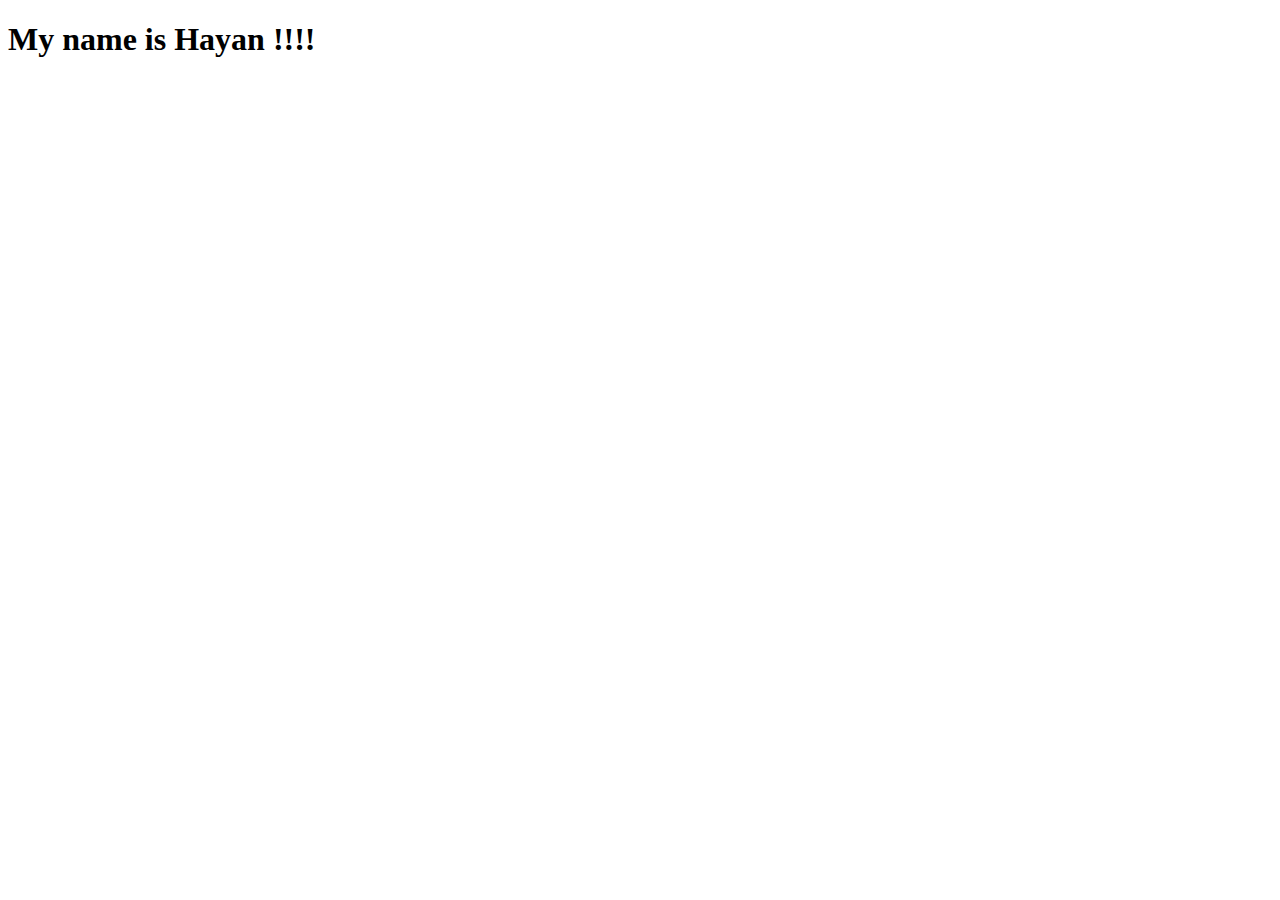
<file: index.html>
<!DOCTYPE html>
<html lang="en">
<head>
    <meta charset="UTF-8">
    <meta http-equiv="X-UA-Compatible" content="IE=edge">
    <meta name="viewport" content="width=device-width, initial-scale=1.0">
    <title>Document</title>
</head>
<body>
    <h1>My name is Hayan !!!!</h1>
    
</body>
</html>
</file>
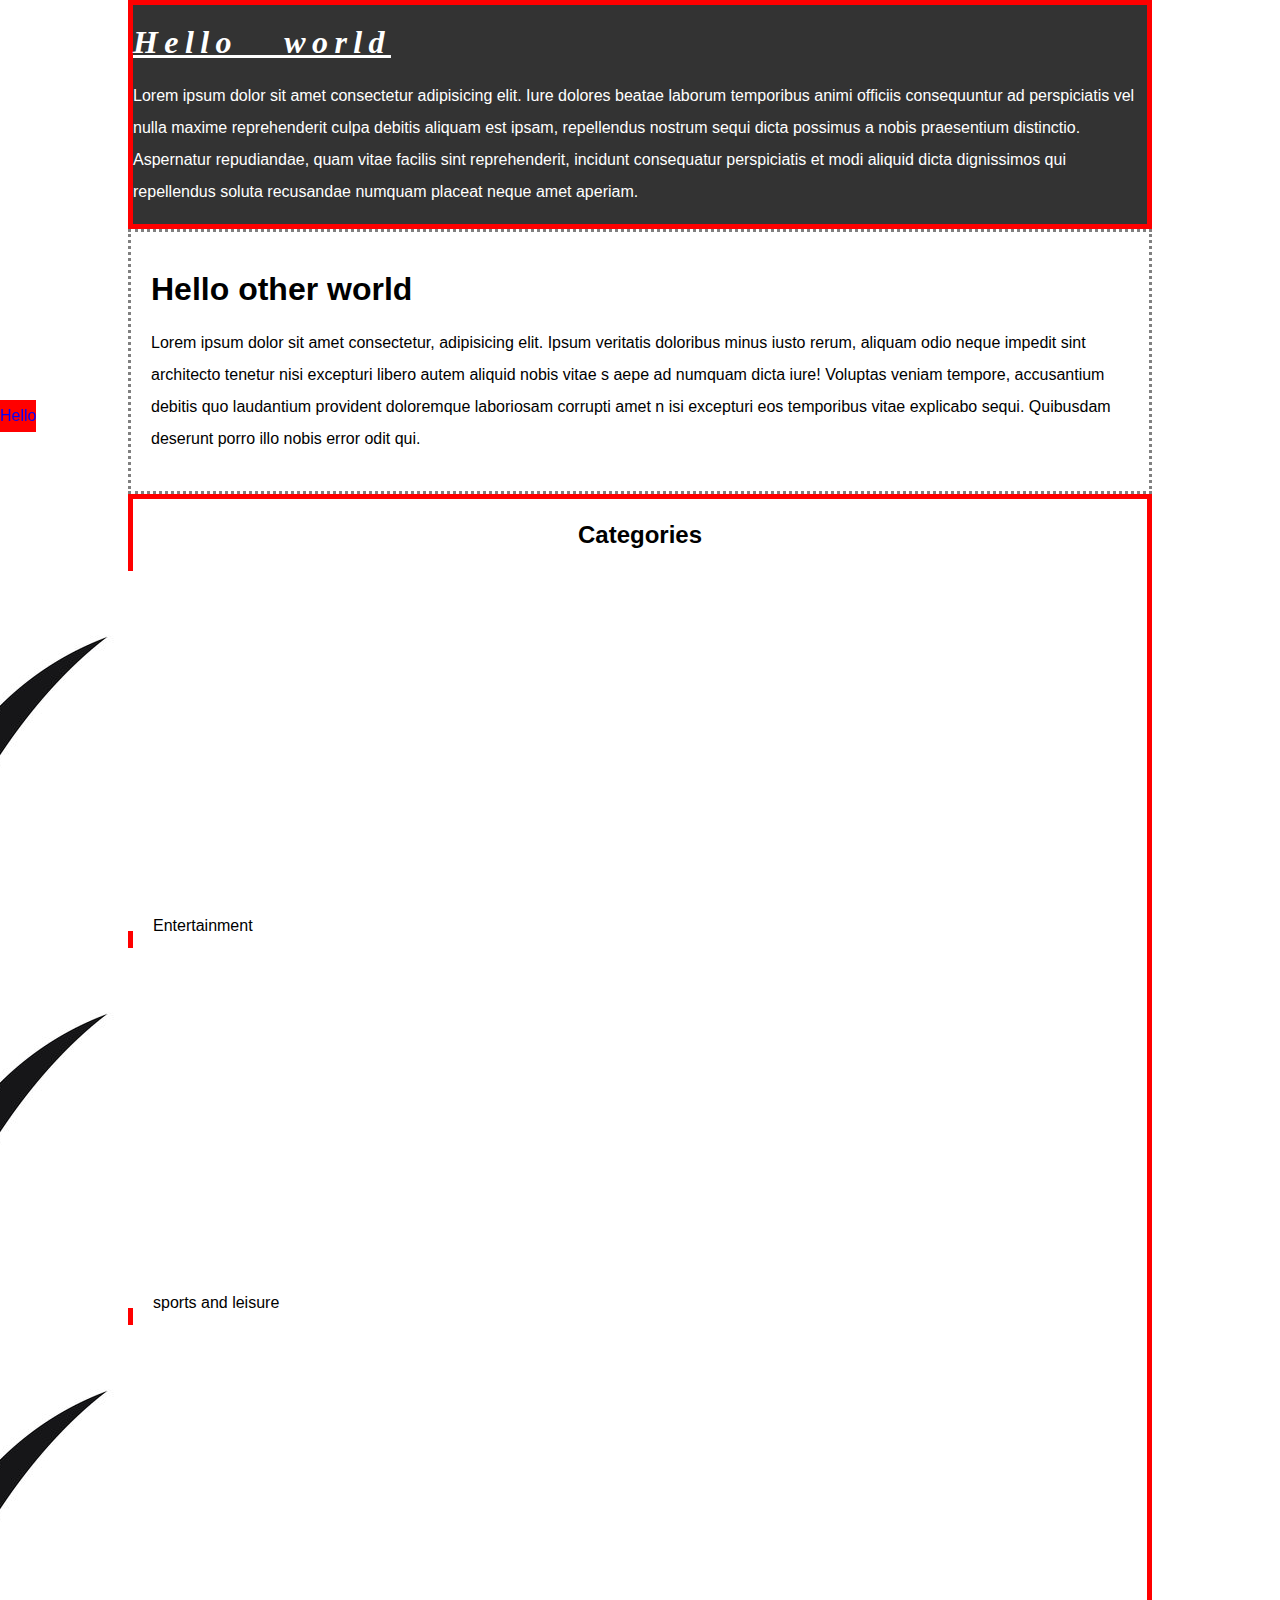
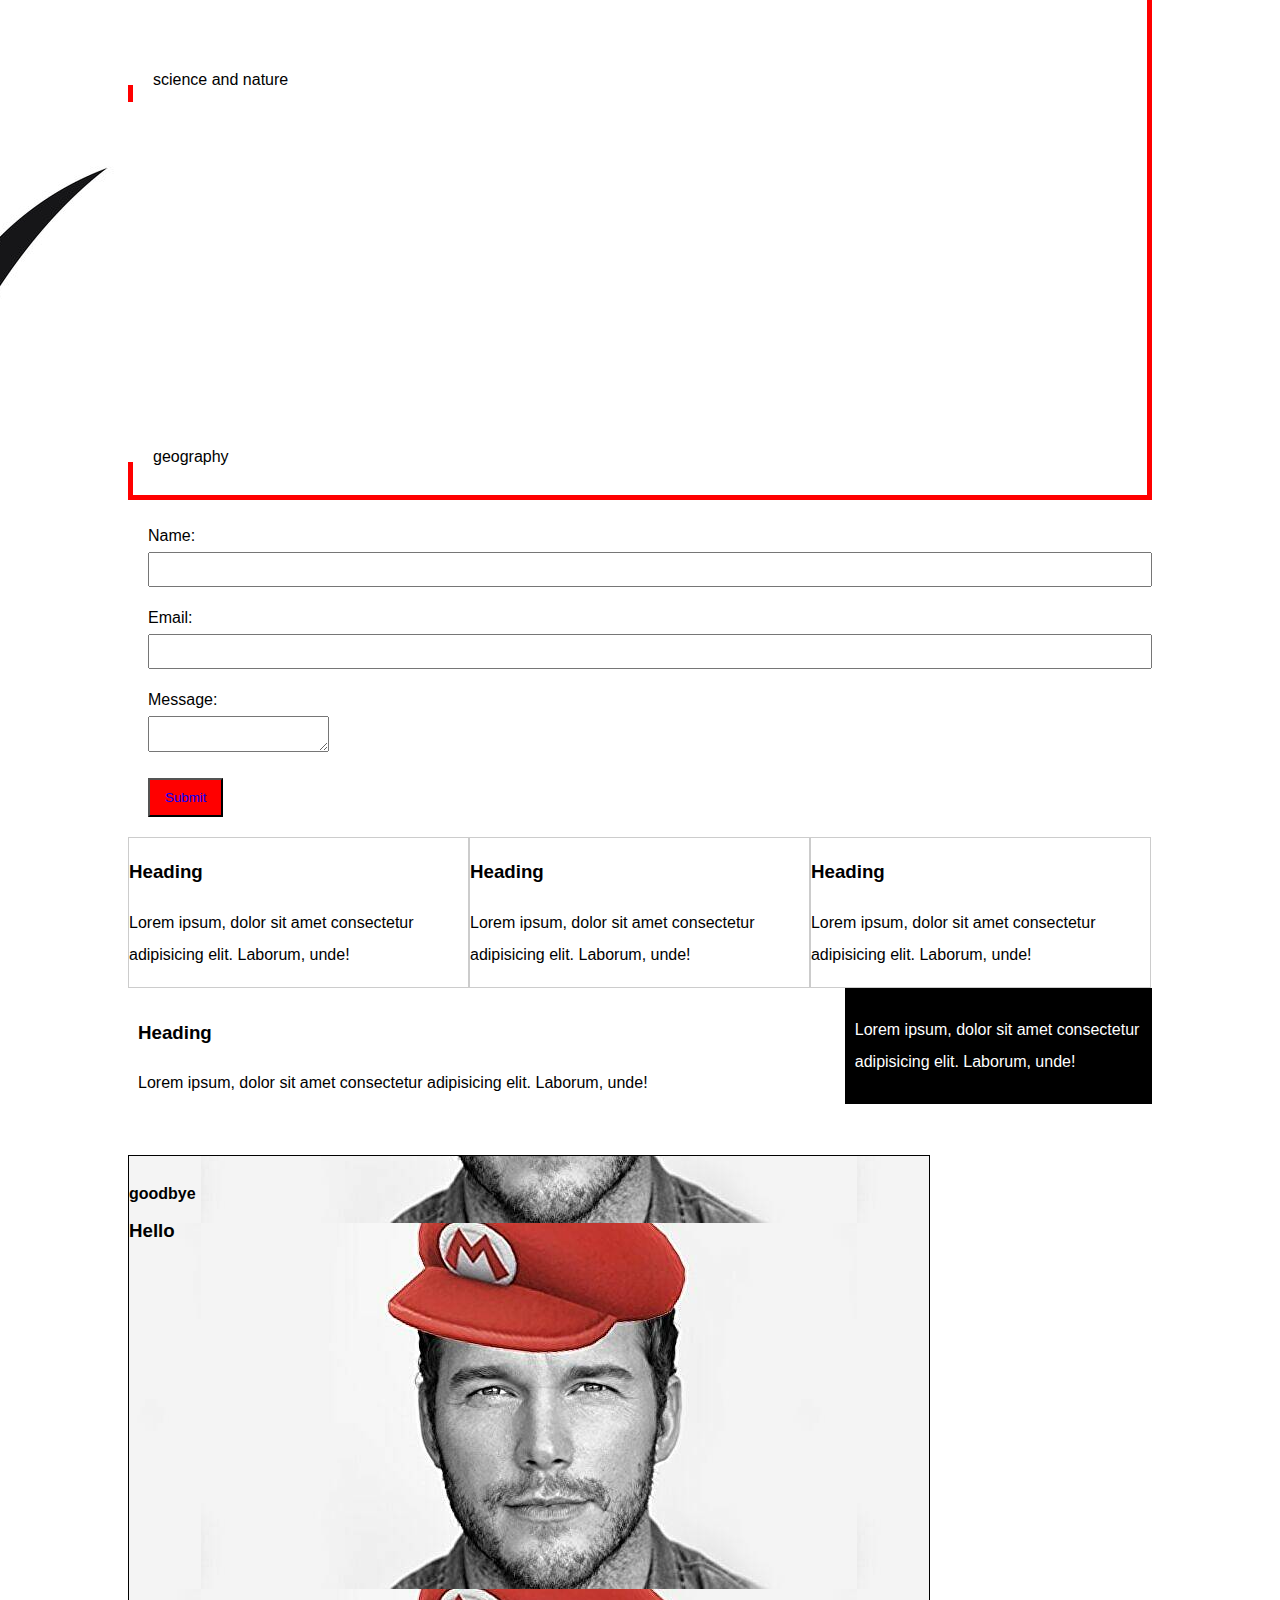
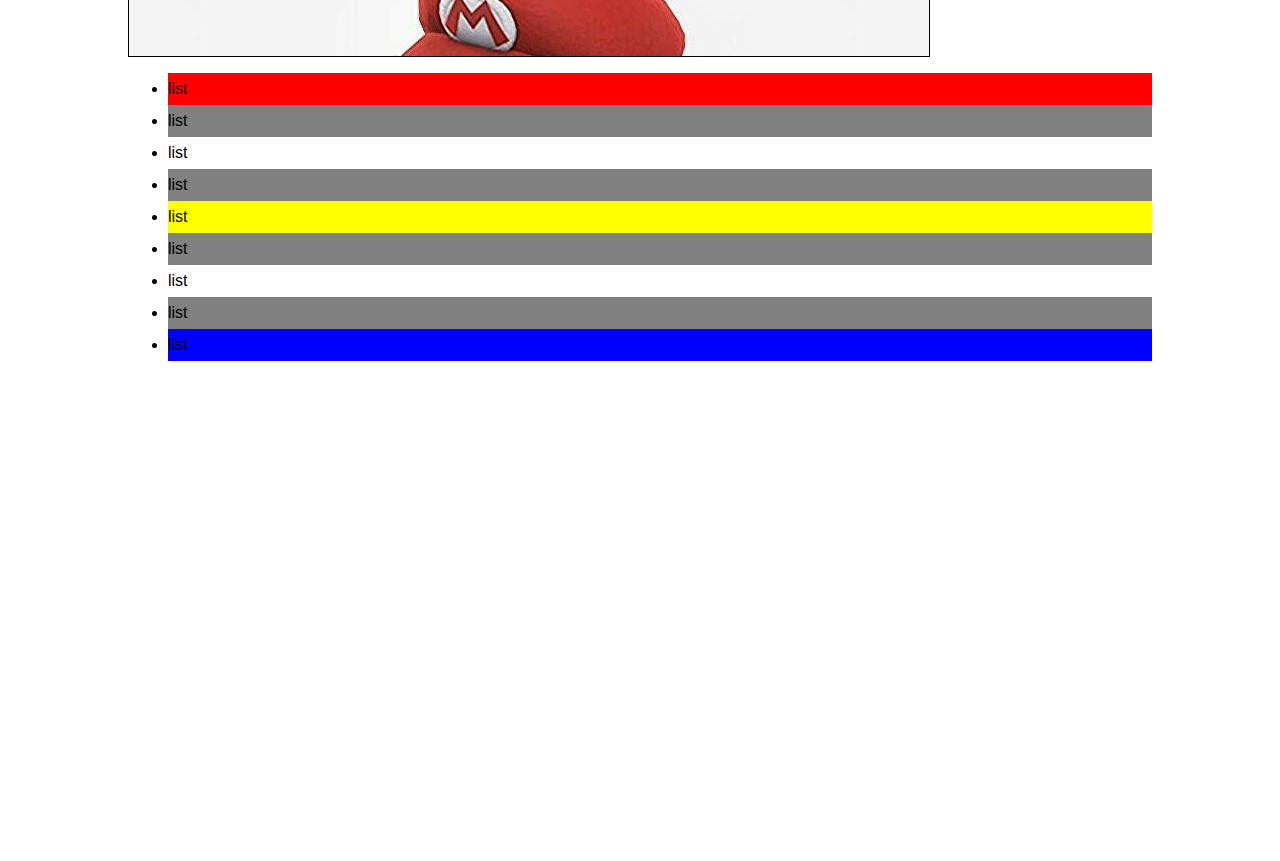
<file: CSS crash course/index.html>
<!DOCTYPE html>
<html lang="en">
<head>
    <meta charset="UTF-8">
    <meta http-equiv="X-UA-Compatible" content="IE=edge">
    <meta name="viewport" content="width=device-width, initial-scale=1.0">
    <title>CSS Cheat Sheet</title>
    <!--Example of Internal CSS-->
    <link rel="stylesheet" href="style.css">
</head>
<body>
    <div class="container">
        <div class="box-1">

            <h1>Hello world</h1>
                <p>Lorem ipsum dolor sit amet consectetur adipisicing elit. 
                Iure dolores beatae laborum temporibus animi officiis 
                consequuntur ad perspiciatis vel nulla maxime reprehenderit 
                culpa debitis aliquam est ipsam, repellendus nostrum sequi dicta 
                possimus a nobis praesentium distinctio. Aspernatur repudiandae, 
                quam vitae facilis sint reprehenderit, incidunt consequatur perspiciatis 
                et modi aliquid dicta dignissimos qui repellendus soluta recusandae numquam 
                placeat neque amet aperiam.</p>
        </div>
        <div class="box-2">
            <h1>Hello other world</h1>
                <p>Lorem ipsum dolor sit amet consectetur, 
                    adipisicing elit. Ipsum veritatis doloribus minus
                    iusto rerum, aliquam odio neque impedit sint architecto 
                    tenetur nisi excepturi libero autem aliquid nobis vitae s
                    aepe ad numquam dicta iure! Voluptas veniam tempore, accusantium 
                    debitis quo laudantium provident doloremque laboriosam corrupti amet n
                    isi excepturi eos temporibus vitae explicabo sequi. Quibusdam deserunt 
                    porro illo nobis error odit qui.</p>
        </div>
        <div class="categories">
            <h2>Categories</h2>
                <ul>
                    <li><a href="https://google.com">Entertainment</a></li>
                    <li><a href="#">sports and leisure</a></li>
                    <li><a href="#">science and nature</a></li>
                    <li><a href="#">geography</a></li>
                </ul>
        </div> 

        <form class="myform">
            <div class="form-group">
                <label>Name: </label>
                <input type="text" name="name">
            </div>
            <div class="form-group">
                <label >Email: </label>
                <input type="text" name="email">
            </div>
            <div class="form-group">
                <label>Message: </label>
                <textarea name="message"></textarea>
            </div>
            <input class="button" type="submit" value="Submit" name="">
        </form>
        <div class="block">
            <h3>Heading</h3>
            <p>Lorem ipsum, dolor sit amet consectetur adipisicing elit. Laborum, unde!</p>
        </div>
        <div class="block">
            <h3>Heading</h3>
            <p>Lorem ipsum, dolor sit amet consectetur adipisicing elit. Laborum, unde!</p>
        </div>
        <div class="block">
            <h3>Heading</h3>
            <p>Lorem ipsum, dolor sit amet consectetur adipisicing elit. Laborum, unde!</p>
        </div>

        <div class="clr"></div>

        <div id="main-block">
            <h3>Heading</h3>
            <p>Lorem ipsum, dolor sit amet consectetur adipisicing elit. Laborum, unde!</p>
        </div>

        <div id="sidebar">
            <p>Lorem ipsum, dolor sit amet consectetur adipisicing elit. Laborum, unde!</p>
        </div>

        <div class="clr"></div>

        <div class="p-box">
            <h3>Hello</h3>
            <h4>goodbye</h4>
        </div>
        
        <ul class="mylist">
            <li>list</li>
            <li>list</li>
            <li>list</li>
            <li>list</li>
            <li>list</li>
            <li>list</li>
            <li>list</li>
            <li>list</li>
            <li>list</li>
        </ul>

    </div> <!-- container-->

    <a class='fix-me button' href="">Hello</a>

    <div style="margin-top:500px;"></div>
</body>
</html>
</file>
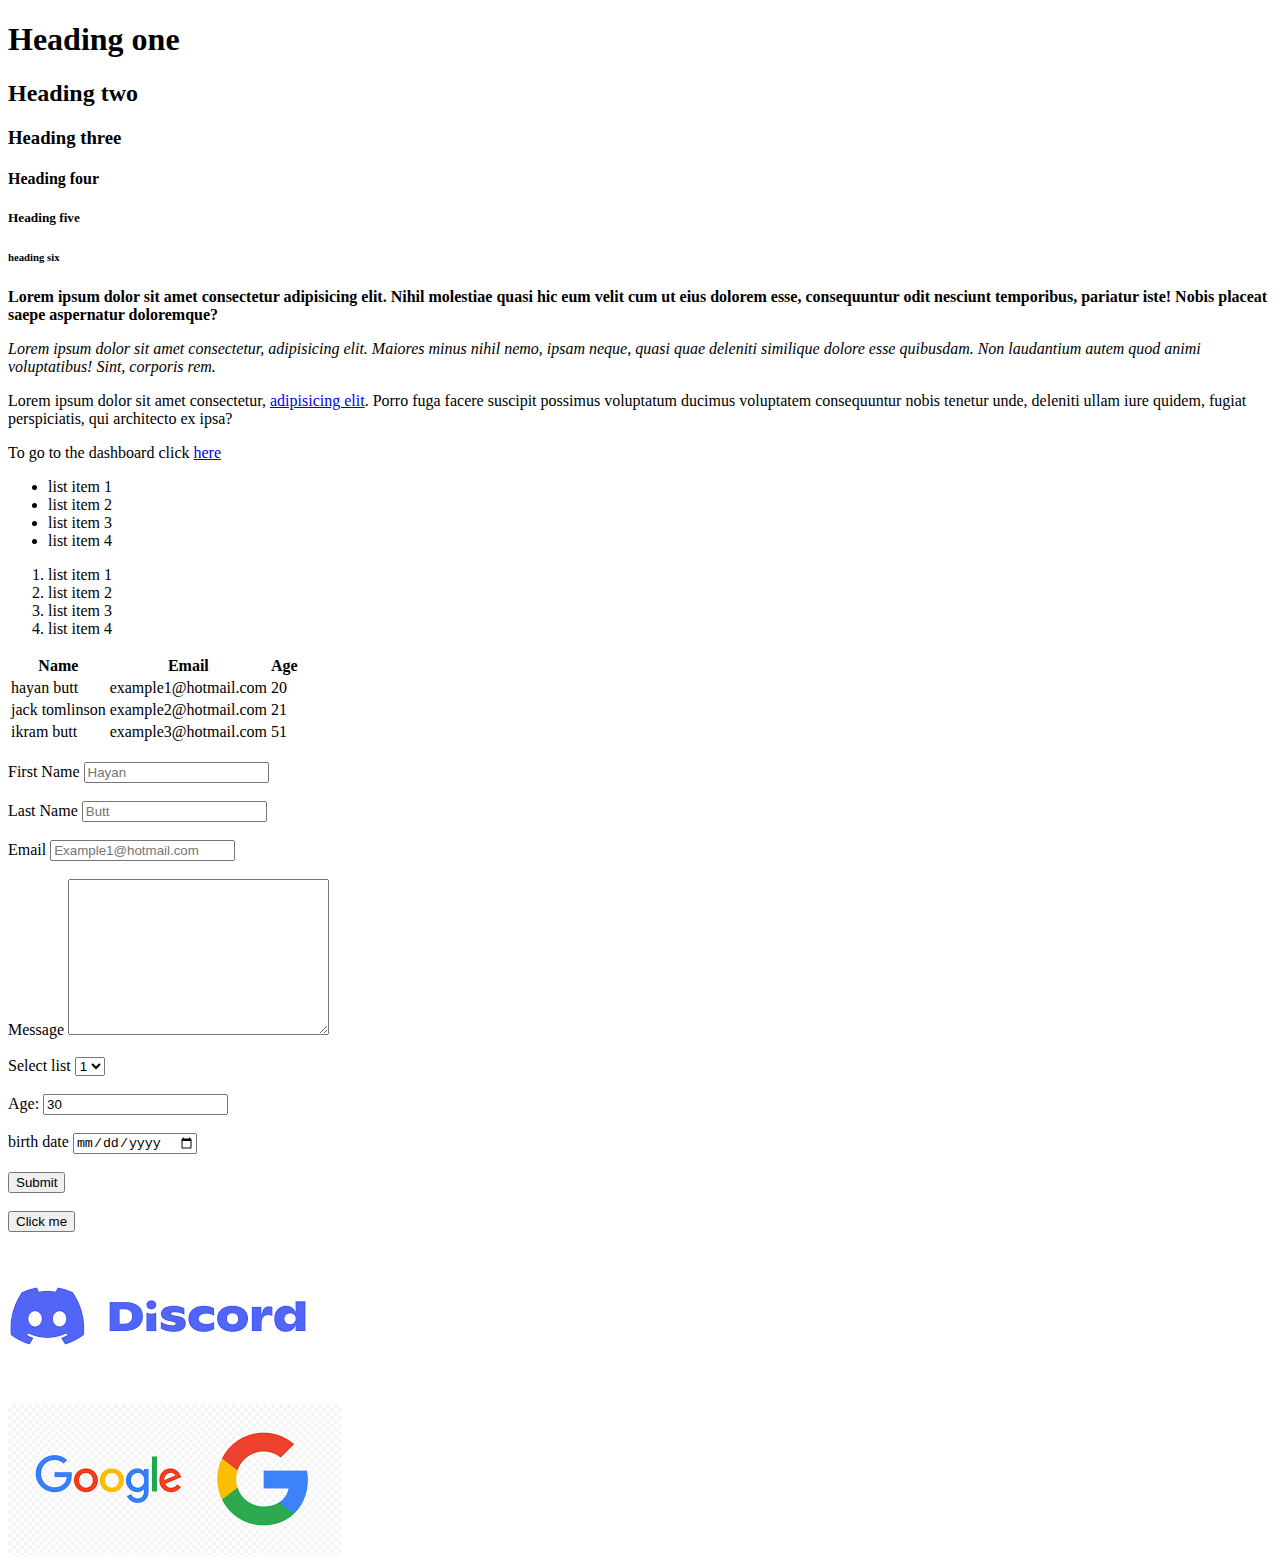
<file: html crash course/index.html>
<!DOCTYPE html>
<html lang="en">
<head>
    <meta charset="UTF-8">
    <meta http-equiv="X-UA-Compatible" content="IE=edge">
    <meta name="viewport" content="width=device-width, initial-scale=1.0">
    <title>HTML Cheat Sheet</title>
</head>
<body>
    <!-- Headings -->
    <h1> Heading one</h1>
    <h2> Heading two</h2>
    <h3> Heading three</h3>
    <h4> Heading four</h4>
    <h5> Heading five</h5>
    <h6> heading six</h6>

    <!-- Paragraph with bold text using <strong> -->
    <p>
        <strong>Lorem ipsum dolor sit amet consectetur adipisicing elit. Nihil molestiae 
        quasi hic eum velit cum ut eius dolorem esse, consequuntur odit nesciunt temporibus,
        pariatur iste! Nobis placeat saepe aspernatur doloremque?</strong>
    </p>
    <!-- Paragraph with italic test using <em>-->
    <p>
        <em>Lorem ipsum dolor sit amet consectetur, adipisicing elit. Maiores minus nihil nemo, 
        ipsam neque, quasi quae deleniti similique dolore esse quibusdam. Non laudantium 
        autem quod animi voluptatibus! Sint, corporis rem.</em>
    </p>
    <!-- Paragraph showing example of <a>, using 'lorem' as dummy text-->
    <p>
        Lorem ipsum dolor sit amet consectetur, <a href="http://google.com" target="_blank">
        adipisicing elit</a>. Porro fuga facere 
        suscipit possimus voluptatum ducimus voluptatem consequuntur nobis tenetur unde, 
        deleniti ullam iure quidem, fugiat perspiciatis, qui architecto ex ipsa?
       
    </p>

    <!-- Creates a link to another page in the same website using <a>-->
    <p> 
        To go to the dashboard click <a href="/dashboard.html">here</a>
    </p>    

    <!-- Lists: Un-ordered list-->
    <ul>
        <li>list item 1</li>
        <li>list item 2</li>
        <li>list item 3</li>
        <li>list item 4</li>
    </ul>

    <!-- Lists: Ordered list-->
    <ol>
        <li>list item 1</li>
        <li>list item 2</li>
        <li>list item 3</li>
        <li>list item 4</li>
    </ol>

    <!-- Table-->
    <table>
        <thead>
            <tr>
                <th>Name</th>
                <th>Email</th>
                <th>Age</th>
            </tr>
        </thead>
        <tbody>
            <tr>
                <td>hayan butt </td>
                <td>example1@hotmail.com</td>
                <td>20</td>
            </tr>
            <tr>
                <td>jack tomlinson </td>
                <td>example2@hotmail.com</td>
                <td>21</td>
            </tr>
            <tr>
                <td>ikram butt </td>
                <td>example3@hotmail.com</td>
                <td>51</td>
            </tr>
        </tbody>
    </table>

    <br>

    <!-- Forms-->
    <form action="Process.php" method="POST">
        <div>
            <label>First Name</label>
            <input type="text" name="first-name" placeholder="Hayan">
        </div>
        <br>
        <div>    
            <label>Last Name</label>
            <input type="text" name="last-name" placeholder="Butt">
        </div>    
        <br>
        <div>    
            <label>Email</label>
            <input type="email" name="email" placeholder="Example1@hotmail.com">
        </div>    
        <br>
        <div>    
            <label>Message</label>
            <textarea name="Message" id="" cols="30" rows="10"></textarea>
        </div>    
        <br>
        <div>    
            <label>Select list</label>
            <select name="select list">
                <option value="1">1</option>
                <option value="2">2</option>
                <option value="3">3</option>
            </select>
        </div>    
        <br>
        <div>
            <label>Age:</label>
            <input type="number" name="age" value="30">
        </div>
        <br>
        <div>
            <label>birth date</label>
            <input type="date" name="birthdate">
        </div>
        <br>
        <input type="submit" name="submit" value="Submit">
    </form>

    <br>

    <button>Click me</button>
    <div>
        <img src="./assets/discord.png" alt="">
    </div>
    <div>
        <img src="[data-uri]" alt="">
    </div>





</body>
</html>
</file>
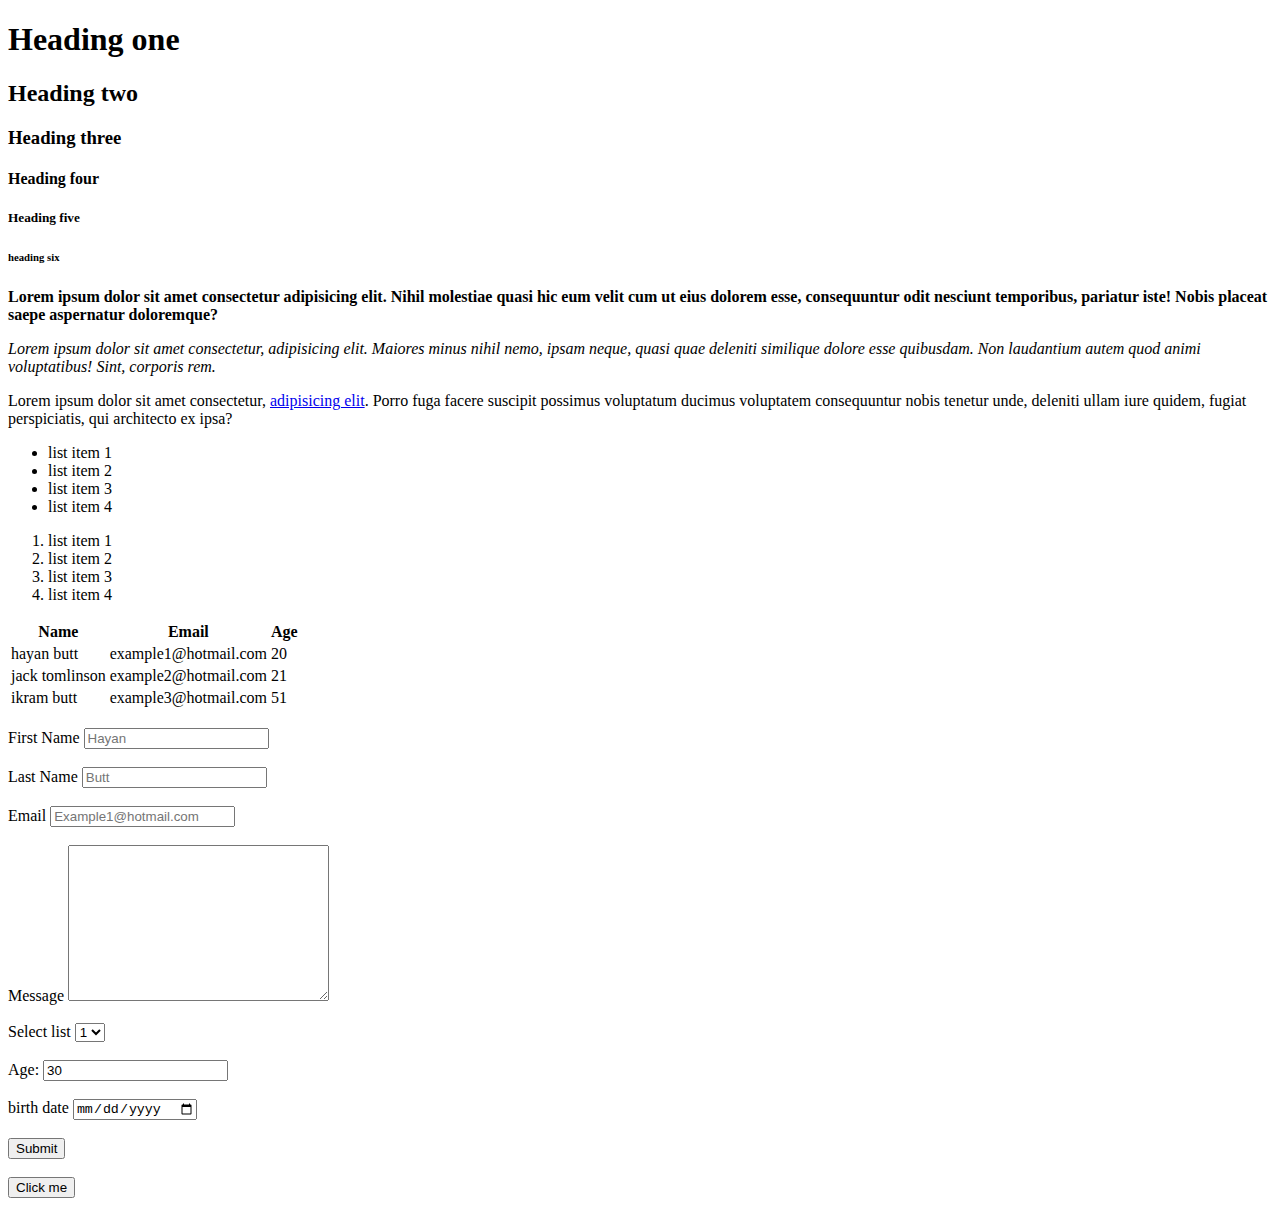
<file: html/index.html>
<!DOCTYPE html>
<html lang="en">
<head>
    <meta charset="UTF-8">
    <meta http-equiv="X-UA-Compatible" content="IE=edge">
    <meta name="viewport" content="width=device-width, initial-scale=1.0">
    <title>HTML Cheat Sheet</title>
</head>
<body>
    <!-- Headings -->
    <h1> Heading one</h1>
    <h2> Heading two</h2>
    <h3> Heading three</h3>
    <h4> Heading four</h4>
    <h5> Heading five</h5>
    <h6> heading six</h6>

    <!-- Paragraph with bold text using <strong> -->
    <p>
        <strong>Lorem ipsum dolor sit amet consectetur adipisicing elit. Nihil molestiae 
        quasi hic eum velit cum ut eius dolorem esse, consequuntur odit nesciunt temporibus,
        pariatur iste! Nobis placeat saepe aspernatur doloremque?</strong>
    </p>
    <!-- Paragraph with italic test using <em>-->
    <p>
        <em>Lorem ipsum dolor sit amet consectetur, adipisicing elit. Maiores minus nihil nemo, 
        ipsam neque, quasi quae deleniti similique dolore esse quibusdam. Non laudantium 
        autem quod animi voluptatibus! Sint, corporis rem.</em>
    </p>
    <!-- Paragraph showing example of <a>, using 'lorem' as dummy text-->
    <p>
        Lorem ipsum dolor sit amet consectetur, <a href="http://google.com" target="_blank">
        adipisicing elit</a>. Porro fuga facere 
        suscipit possimus voluptatum ducimus voluptatem consequuntur nobis tenetur unde, 
        deleniti ullam iure quidem, fugiat perspiciatis, qui architecto ex ipsa?
       
    </p>

    <!-- Lists: Un-ordered list-->
    <ul>
        <li>list item 1</li>
        <li>list item 2</li>
        <li>list item 3</li>
        <li>list item 4</li>
    </ul>

    <!-- Lists: Ordered list-->
    <ol>
        <li>list item 1</li>
        <li>list item 2</li>
        <li>list item 3</li>
        <li>list item 4</li>
    </ol>

    <!-- Table-->
    <table>
        <thead>
            <tr>
                <th>Name</th>
                <th>Email</th>
                <th>Age</th>
            </tr>
        </thead>
        <tbody>
            <tr>
                <td>hayan butt </td>
                <td>example1@hotmail.com</td>
                <td>20</td>
            </tr>
            <tr>
                <td>jack tomlinson </td>
                <td>example2@hotmail.com</td>
                <td>21</td>
            </tr>
            <tr>
                <td>ikram butt </td>
                <td>example3@hotmail.com</td>
                <td>51</td>
            </tr>
        </tbody>
    </table>

    <br>

    <!-- Forms-->
    <form action="Process.php" method="POST">
        <div>
            <label>First Name</label>
            <input type="text" name="first-name" placeholder="Hayan">
        </div>
        <br>
        <div>    
            <label>Last Name</label>
            <input type="text" name="last-name" placeholder="Butt">
        </div>    
        <br>
        <div>    
            <label>Email</label>
            <input type="email" name="email" placeholder="Example1@hotmail.com">
        </div>    
        <br>
        <div>    
            <label>Message</label>
            <textarea name="Message" id="" cols="30" rows="10"></textarea>
        </div>    
        <br>
        <div>    
            <label>Select list</label>
            <select name="select list">
                <option value="1">1</option>
                <option value="2">2</option>
                <option value="3">3</option>
            </select>
        </div>    
        <br>
        <div>
            <label>Age:</label>
            <input type="number" name="age" value="30">
        </div>
        <br>
        <div>
            <label>birth date</label>
            <input type="date" name="birthdate">
        </div>
        <br>
        <input type="submit" name="submit" value="Submit">
    </form>

    <br>

    <button>Click me</button>






</body>
</html>
</file>
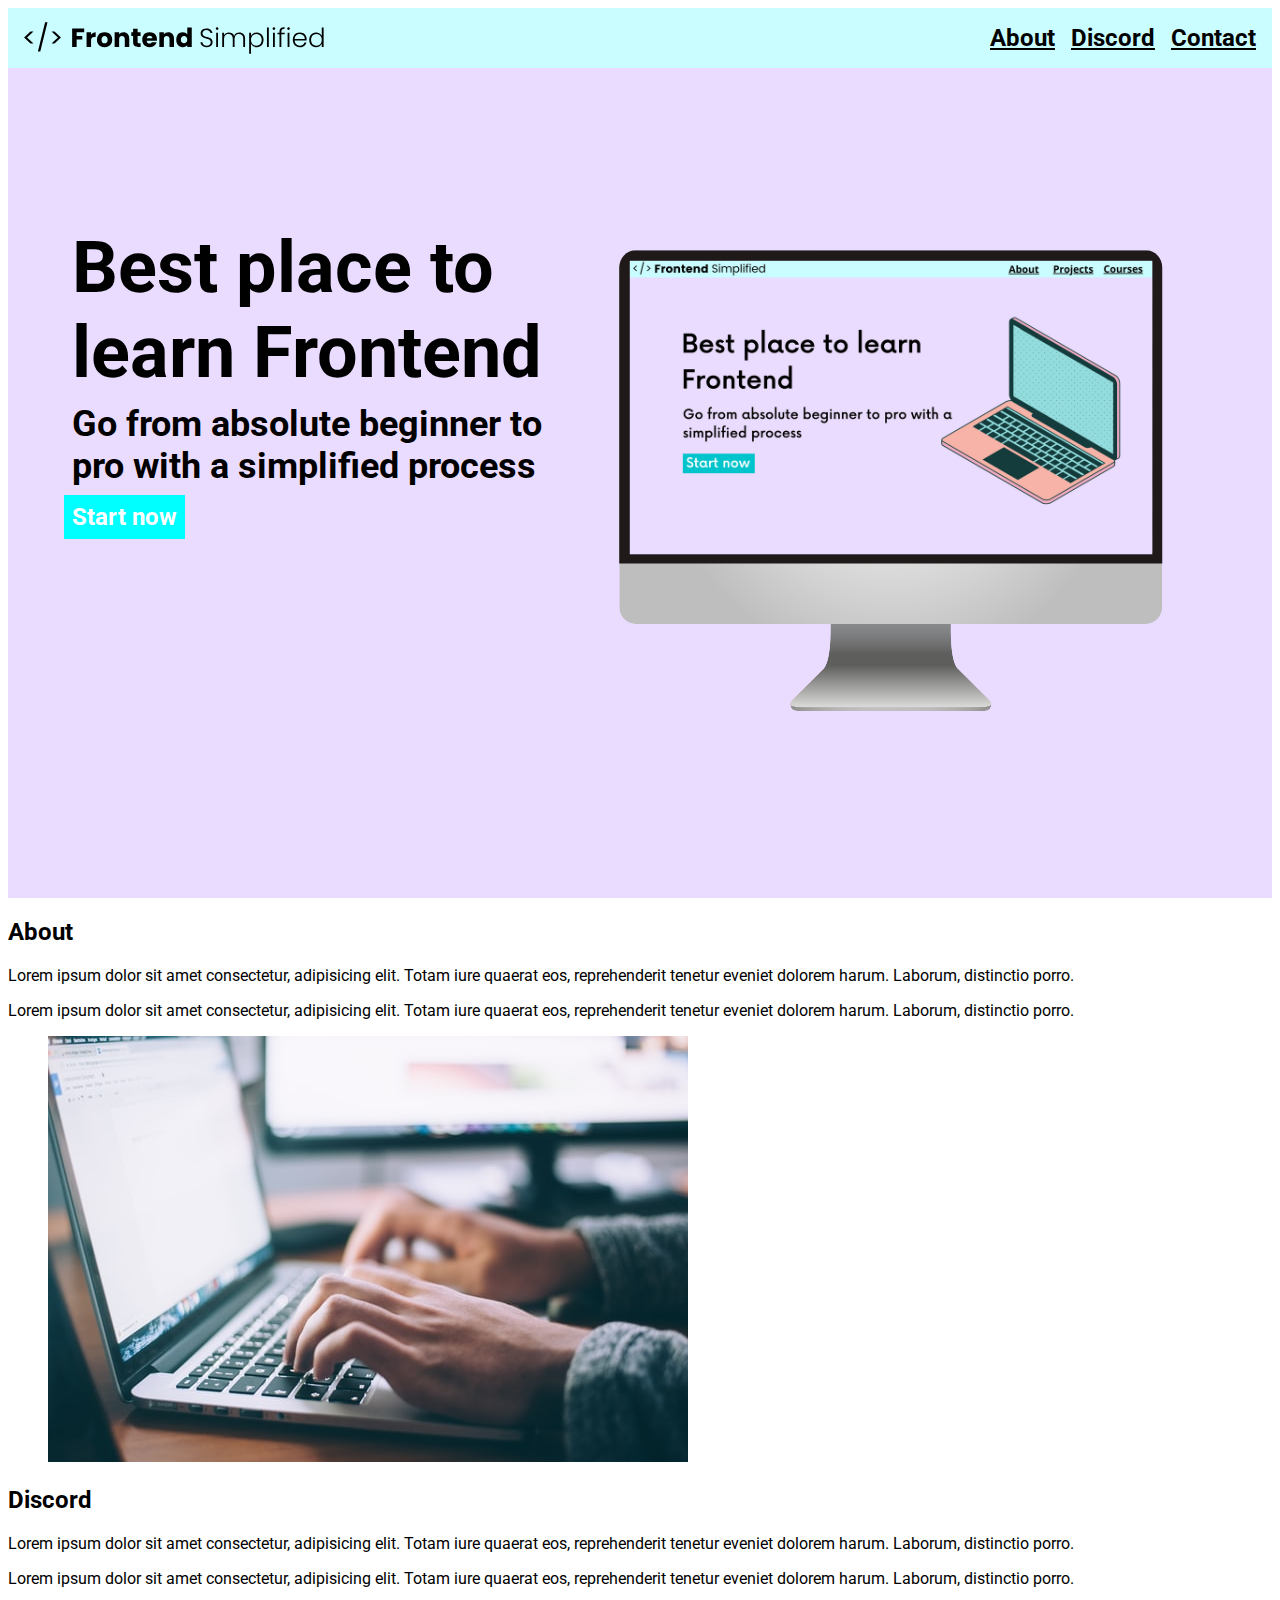
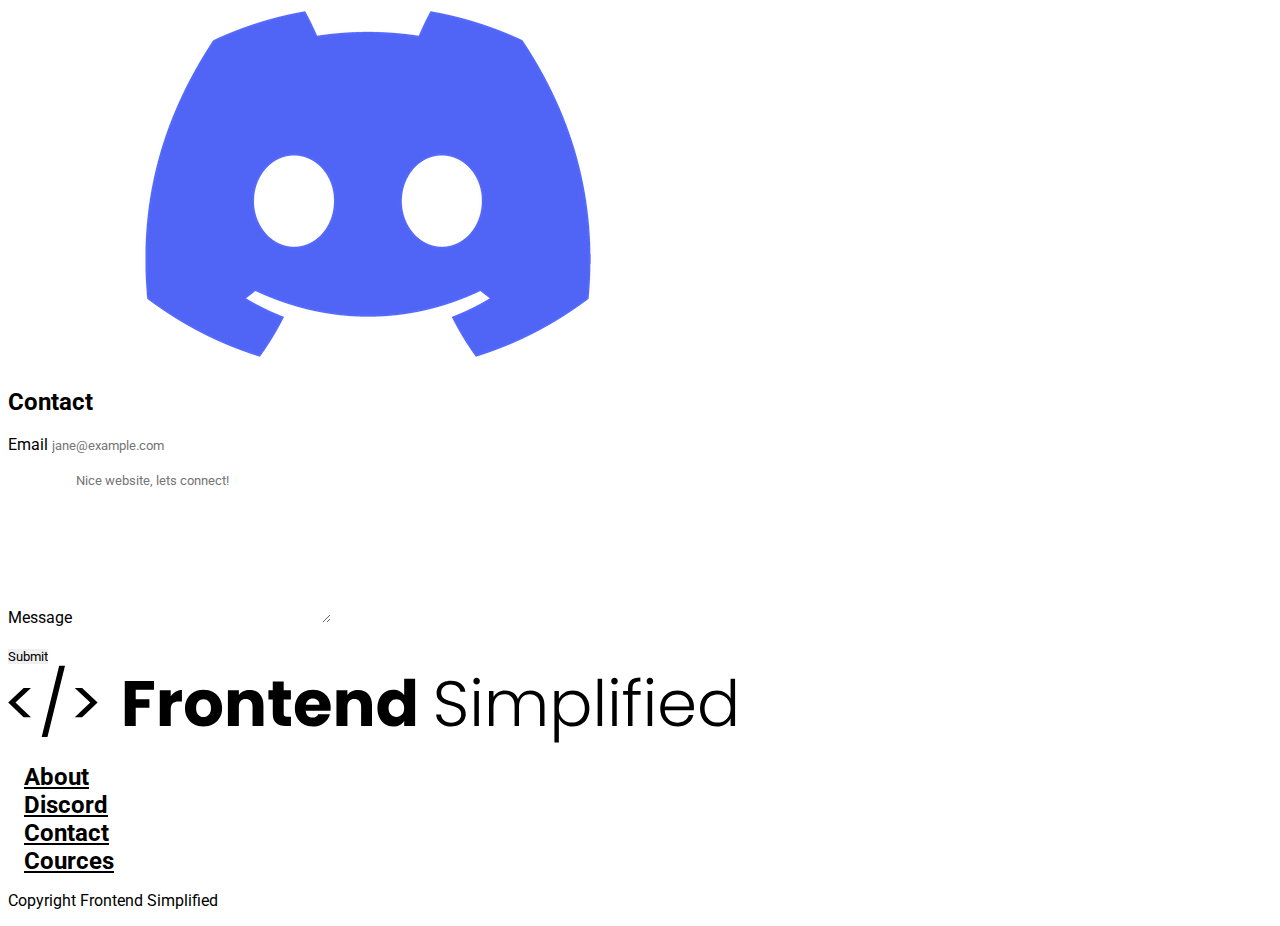
<file: Project 1/index.html>
<!DOCTYPE html>
<html lang="en">
<head>
    <meta charset="UTF-8">
    <meta http-equiv="X-UA-Compatible" content="IE=edge">
    <meta name="viewport" content="width=device-width, initial-scale=1.0">
    <title>CSS Flexbox work</title>
    <link rel="stylesheet" href="style.css">
</head>
<body>
    <section>
        <nav class="navbar">
            <img src="./Assets/FES.svg" alt="Frontend Simplified logo" class="logo">
            <ul class="navlist">
                <li> <a href="#about">About</a> </li>
                <li> <a href="#discord">Discord</a> </li>
                <li> <a href="#contact">Contact</a> </li>
            </ul>
        </nav>
        <header>
            <div class="row">
                <div> 
                    <h1>Best place to learn Frontend</h1>
                    <p class="mainp"> Go from absolute beginner to pro with a simplified process</p>
                    <button class="startnow">Start now</button>
                </div>
                
                <figure> 
                    <img src="./Assets/laptop.png" alt="Home page image">
                </figure>
            </div>
        </header>
    </section>

<main>
    <section id="about">
        <h2>About</h2>
        <div>
            <p>
                Lorem ipsum dolor sit amet consectetur, adipisicing elit.
                Totam iure quaerat eos, reprehenderit tenetur eveniet dolorem 
                harum. Laborum, distinctio porro.
            </p>
            <p>
                Lorem ipsum dolor sit amet consectetur, adipisicing elit.
                Totam iure quaerat eos, reprehenderit tenetur eveniet dolorem 
                harum. Laborum, distinctio porro.
            </p>
        </div>

        <figure>
            <img src="./Assets/about.jpg" alt="About page image">
        </figure>

    </section>

    <section is="discord">
        
        <h2>Discord</h2>
         <div>
            <p>
                    Lorem ipsum dolor sit amet consectetur, adipisicing elit.
                    Totam iure quaerat eos, reprehenderit tenetur eveniet dolorem 
                    harum. Laborum, distinctio porro.
            </p>
            <p>
                    Lorem ipsum dolor sit amet consectetur, adipisicing elit.
                    Totam iure quaerat eos, reprehenderit tenetur eveniet dolorem 
                    harum. Laborum, distinctio porro.
            </p>
        </div>

         <figure>
             <img src="./Assets/discord.png" alt="Discord page image">
        </figure>

        

    </section>

    <section id="contact">
        <h2>Contact</h2>
            <div>
                <form action="Process.php" method="POST"></form>
                    <div>
                        <label>Email</label>
                        <input type="text" name="email" placeholder="jane@example.com">
                    </div>
                    <br>
                    <div>
                        <label>Message</label>
                        <textarea name="message" id="" cols="30" rows="10" placeholder="Nice website, lets connect!"></textarea>
                    </div>
                    <br>
                    <div>
                        <input type="submit" name="Submit" value="Submit">
                    </div>
            </div>
    </section>
</main>

<footer>
    <nav>
        <img src="./Assets/FES.svg" alt="">
        <ul>
            <li> <a href="#about">About</a> </li>
            <li> <a href="#discord">Discord</a> </li>
            <li> <a href="#contact">Contact</a> </li>
            <li> <a href="">Cources</a> </li>
        </ul>
    </nav>
    <p>Copyright Frontend Simplified</p>
</footer>
</body>
</html>
</file>
<file: CSS crash course/style.css>
/* This command applies to everything in the sheet and resets the margins. Headers and paragraphs have
default margins and padding, so this resets it all to 0, and can be set with the commands stated below*/
/*
*{
    margin:0;
    padding:0;
    border:0;
}
*/

body{
    
    
    /*Changing the text*/
    color: black;
    font-family: 'Gill Sans', 'Gill Sans MT', Calibri, 'Trebuchet MS', sans-serif;
    font-size: 16px; 
    font-weight: x-small;

    /*same as above*/
    font: x-small 16px Gill Sans, Gill Sans MT, Calibri, Trebuchet MS, sans-serif;
    
    /*Changing the line height*/
    line-height: 2em;
    margin:0;
}

/* Customizing the links in the list*/

a{
    text-decoration:none;
    color:#000;

}

a:hover {
    color:red;
}

a:active{
    color:green;
}

a:visited{
    color:blue;
}


.categories{
    border: 5px red solid;
    border-radius:0%;
}

.categories h2{
    text-align:center;
}

.categories ul {
    padding-left:20px;
    list-style:none;
}

/*Style for the class 'container*/
.container{
    width:80%;
    margin:auto;
}
/*Style for the class 'box-1'*/
.box-1{

background-color:#333333;
color:#fff;

/*border syntax */
border-top: 5px red solid;
border-left: 5px red solid;
border-right: 5px red solid;
border-bottom: 5px red solid;

border-width: 5px;

border-top-style: double;

/* Regardless of how many commands for the border there are, the last command
will be followed*/
/*Syntax is exactly the same for margin and padding*/

border: 5px red solid;

}

/* Text altering with the heading of box-1 only*/
.box-1 h1{
    font-family: Tahoma;
    font-weight: 800;
    font-style: italic;
    text-decoration: underline;
    letter-spacing: 0.2em;
    word-spacing: 1em;
}

.box-2{
    border: 3px dotted gray;
    padding: 20px;
    margin: auto;
}

/*Style for the list elements*/
.categories li{
    padding-bottom:6px;
    border-bottom: 1px black;
    list-style-image: url('./assets/tick.jpg')
}


.myform {
    padding:20px;

}

.myform .form-group {
    padding-bottom: 15px;

}

.myform label{
    display:block;
}

.myform input[type=text] {
    padding:8px;
    width: 100%;
}

.myform input[type=submit] {
    background-color:red;
    color: blue;
    padding: 10px 15px;
}

.button {
    color:blue;
    background-color: red;
}
.button:hover {
    background-color:yellow;
}

.clr {
    clear:both;
}
.block {
    float:left;
    width:33.3%;
    border: 1px solid #ccc;
    box-sizing:border-box;
}

#main-block {
    float:left;
    width:70%;
    padding:10px;
    box-sizing:border-box;

}

#sidebar {
    float:right;
    width:30%;
    padding:10px;
    background-color: #000;
    box-sizing:border-box;
    color: white;
}

.p-box {
    width:800px;
    height:500px;
    border:1px solid black;
    margin-top: 30px;
    position:relative;
    background-image:url(./assets/ChirsP.jpg);
    background-position: center center;
    
}

.p-box h3 {
    position:absolute;
    top:40px;
}

.fix-me {
    position:fixed;
    top:400px;
}

.mylist li:first-child {
    background : red
}

.mylist li:last-child {
    background : blue
}

.mylist li:nth-child(5) {
    background: yellow
}

.mylist li:nth-child(even) {
    background:grey
}
</file>
<file: Project 1/style.css>
@import url('https://fonts.googleapis.com/css2?family=Roboto:wght@300;400;500;700&display=swap');

/* Reset the margins and padding for the entire doc - lets me set it myself 
    Also adds the font for the entire document from Google fonts*/
* {
    padding: 0;
    border: 0;
    box-sizing: border-box;
    font-family: 'Roboto', sans-serif;

}

/* Style of navbar*/

.navbar {
    background-color: #cafdff;
    display: flex;
    justify-content: space-between;
    align-items: center;
    padding: 0 16px;
    
}

a {
    color: black;
    font-size: 24px;
    font-weight: bold;
}

.logo {
    width: 300px;

}
.navlist {
    display:flex;
    
}

li {
    list-style-type: none;
    padding-left: 16px;
    
}

/* Style of main */

header {
    height: calc(100vh - 70px);
    display:flex;
    justify-content: center;
    align-items: center;
    padding: 0 56px;
    background-color: #eadcff;
}

.row {
    width: 100%;
    max-width: 1300px;
    display: flex;
    justify-content: center;
    align-content: center;
}

h1 {
    font-size: 72px;
    font-weight: bold;
    margin: 8px;
}

.mainp {
    padding: 0;
    margin: 8px;
    font-size: 36px;
    font-weight: bold;
}

.startnow {
    background-color: aqua;
    font-size: 24px;
    font-weight: bold;
    color: white;
    padding: 8px;
    cursor: pointer;
}
</file>
